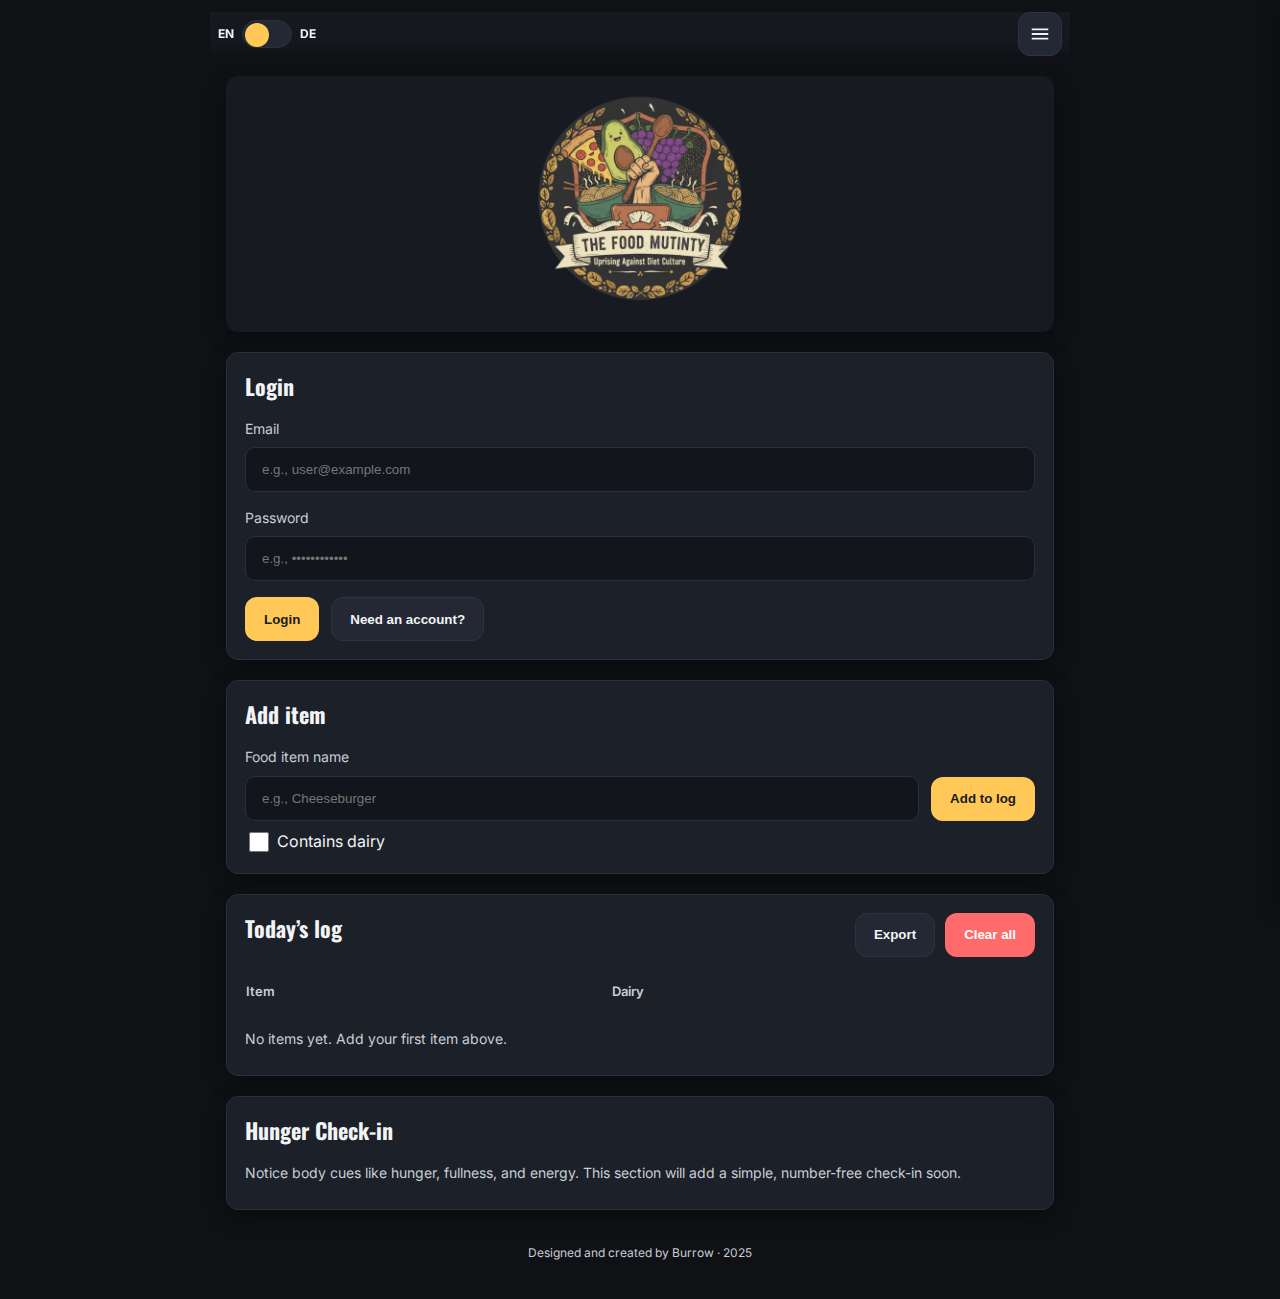
<file: index.html>
<!DOCTYPE html>
<html lang="en">
<head>
  <meta charset="utf-8" />
  <meta name="viewport" content="width=device-width, initial-scale=1, viewport-fit=cover" />
  <title>McFatty's Food Tracker</title>

  <link rel="preconnect" href="https://fonts.googleapis.com">
  <link rel="preconnect" href="https://fonts.gstatic.com" crossorigin>
  <link href="https://fonts.googleapis.com/css2?family=Inter:wght@400;600;700&family=Oswald:wght@600;700&display=swap" rel="stylesheet">

  <link rel="manifest" href="manifest.webmanifest">
  <meta name="theme-color" content="#0f1115">
  <link rel="apple-touch-icon" href="icons/apple-touch-icon-180.png">
  <link rel="preload" href="Logo.png" as="image">

  <style>
    :root{
      --bg-0:#0f1115; --bg-1:#171a21; --card:#1c2028;
      --text-0:#f2f3f5; --text-1:#c9ced6; --border:#2a2f39;
      --primary:#ffc857; --success:#57d2a9; --danger:#ff6b6b; --info:#7aa2ff;
      --sp-4:4px; --sp-8:8px; --sp-12:12px; --sp-16:16px; --sp-20:20px; --sp-24:24px;
      --fs-22:22px; --fs-18:18px; --fs-16:16px; --fs-14:14px; --lh:1.45;
      --r-8:8px; --r-12:12px; --r-16:16px; --shadow-md:0 8px 20px rgba(0,0,0,.35);
      --safe-top: env(safe-area-inset-top, 0px);
    }
    *{box-sizing:border-box}
    html,body{margin:0;height:100%;background:var(--bg-0);color:var(--text-0);font-family:Inter,system-ui,Segoe UI,Roboto,Arial,sans-serif;line-height:var(--lh)}
    .container{max-width:860px;margin:0 auto;padding:var(--sp-12) var(--sp-16) var(--sp-24)}
    .stack-16 > *+*{margin-top:var(--sp-16)}
    .stack-20 > *+*{margin-top:var(--sp-20)}

    /* Top bar */
    .utility-bar{position:sticky;top:0;z-index:300;padding:calc(var(--sp-8)+var(--safe-top)) var(--sp-8) var(--sp-8);
      margin:0 calc(-1*var(--sp-16)) var(--sp-12);
      background:linear-gradient(180deg,rgba(23,26,33,.95),rgba(23,26,33,.75) 70%,rgba(23,26,33,0));
      backdrop-filter:blur(4px)}
    .utility-row{display:flex;align-items:center;justify-content:space-between;gap:12px;padding:0 var(--sp-8)}
    .icon-btn{display:inline-flex;align-items:center;justify-content:center;width:44px;height:44px;border-radius:12px;border:1px solid #2d3441;background:#232834;color:var(--text-0);cursor:pointer;transition:.15s}
    .icon-btn:active{transform:scale(.98)}
    .icon{width:22px;height:22px;display:block}

    /* Lang toggle */
    .lang-toggle{display:inline-flex;align-items:center;gap:var(--sp-8);user-select:none}
    .lang-toggle span{font-size:12px;font-weight:700}
    .switch{position:relative;width:50px;height:28px;background:#232834;border-radius:14px;border:1px solid var(--border);box-shadow:var(--shadow-md) inset 0 0 4px rgba(0,0,0,.3);transition:.25s}
    .switch::after{content:"";position:absolute;top:2px;left:2px;width:24px;height:24px;background:var(--primary);border-radius:50%;transition:.25s}
    .switch.active{background:#3b3f4a}
    .switch.active::after{left:24px}

    /* Buttons */
    .btn{padding:12px 18px;border-radius:var(--r-12);font-weight:700;cursor:pointer;min-height:44px;transition:.15s;border:1px solid transparent;display:inline-flex;align-items:center;justify-content:center}
    .btn:active{transform:scale(.98)}
    .btn[disabled]{opacity:.5;pointer-events:none}
    .btn-primary{background:var(--primary);color:#1b1b1b}
    .btn-secondary{background:#232834;color:var(--text-0);border-color:#2d3441}
    .btn-danger{background:var(--danger);color:#fff}
    .btn-danger:hover{background:#e25555}
    .btn:focus,.input:focus,.switch:focus-visible,.icon-btn:focus{outline:none;box-shadow:0 0 0 3px rgba(255,200,87,.35)}

    /* Install button hidden unless prompted */
    #pwa-install{padding:12px 16px;font-size:14px;line-height:1;white-space:nowrap;max-width:100%;display:none}
    @media (max-width:620px){.utility-row{flex-wrap:wrap;gap:12px}#pwa-install{width:100%}}

    /* Logo (2/3 size) */
    .hero-logo{background:var(--bg-1);border-radius:var(--r-12);box-shadow:var(--shadow-md);padding:var(--sp-8)}
    .hero-logo img{width:100%;max-width:320px;display:block;margin:0 auto}

    /* Sections */
    .section{background:var(--card);border:1px solid var(--border);border-radius:var(--r-12);box-shadow:var(--shadow-md);padding:18px}
    .section h2{font-family:Oswald,sans-serif;font-weight:700;font-size:var(--fs-22);margin:0 0 var(--sp-12)}
    .section-head{display:flex;justify-content:space-between;align-items:center}
    .actions{display:flex;gap:10px;flex-wrap:wrap}
    .label{font-size:var(--fs-14);color:var(--text-1);margin-bottom:var(--sp-8);display:block}
    .input{width:100%;background:#12151b;color:var(--text-0);border:1px solid var(--border);border-radius:10px;padding:14px 16px}
    .checkbox{width:20px;height:20px;cursor:pointer;margin-right:var(--sp-8)}
    .controls{display:flex;flex-wrap:wrap;gap:var(--sp-12);align-items:flex-end}
    .controls .grow{flex:1 1 260px}

    /* Table */
    .table{width:100%;border-collapse:separate;border-spacing:0 var(--sp-8)}
    .table thead th{color:var(--text-1);font-size:13px;font-weight:600;text-align:left;padding-bottom:4px}
    .table tbody tr{background:#141821;border:1px solid var(--border);border-radius:var(--r-8)}
    .table tbody td{padding:10px}
    .row-actions{text-align:right}
    .pill{padding:4px 8px;border-radius:999px;font-size:12px;font-weight:700}
    .pill-yes{background:rgba(87,210,169,.18);color:#a6efd9}
    .pill-no{background:rgba(255,107,107,.18);color:#ffc1c1}

    .footer{color:var(--text-1);font-size:12px;text-align:center;padding:14px 0}

    /* Modal */
    .modal-backdrop{position:fixed;inset:0;background:rgba(0,0,0,.65);display:none;align-items:center;justify-content:center;z-index:500}
    .modal{background:var(--card);padding:20px;border-radius:var(--r-12);text-align:center;max-width:360px;width:90%}
    .modal h3{margin:0 0 10px;font-family:Oswald,sans-serif;font-size:20px}
    .modal p{margin:0 0 16px;color:var(--text-1)}
    .modal-actions{display:flex;gap:10px;justify-content:center}

    /* Toast (centered) */
    .install-banner{position:fixed;top:50%;left:50%;transform:translate(-50%,-50%) scale(.96);opacity:0;background:var(--card);color:var(--text-0);padding:16px 22px;border:1px solid var(--border);border-radius:var(--r-16);box-shadow:var(--shadow-md);font-weight:700;font-size:14px;display:none;z-index:550;transition:opacity .2s ease,transform .2s ease}
    .install-banner.show{display:block;opacity:1;transform:translate(-50%,-50%) scale(1)}

    /* Sidebar (right) */
    .scrim{position:fixed;inset:0;background:rgba(0,0,0,.55);display:none;z-index:450}
    .scrim.show{display:block}
    .sidebar{position:fixed;top:0;right:0;height:100%;width:300px;max-width:85%;background:var(--card);border-left:1px solid var(--border);box-shadow:var(--shadow-md);transform:translateX(100%);transition:transform .22s ease-out;z-index:600;display:flex;flex-direction:column}
    .sidebar.open{transform:translateX(0)}
    .sb-head{display:flex;align-items:center;justify-content:space-between;padding:14px 14px;border-bottom:1px solid var(--border)}
    .sb-title{font-family:Oswald,sans-serif;font-size:18px;margin:0}
    .sb-section-title{padding:12px 14px;color:var(--text-1);font-size:12px;text-transform:uppercase;letter-spacing:.05em}
    .sb-list{list-style:none;margin:0;padding:0}
    .sb-item-btn{width:100%;text-align:left;padding:12px 14px;background:none;color:var(--text-0);border:none;border-top:1px solid rgba(255,255,255,.02);cursor:pointer;display:flex;align-items:center;gap:10px}
    .sb-item-btn:focus{outline:none;box-shadow:inset 0 0 0 2px rgba(255,200,87,.35)}
    .sb-item-btn:hover{background:#161a22}
    .sb-item-icon{width:18px;height:18px;opacity:.9}
    .sr-only{position:absolute;width:1px;height:1px;padding:0;margin:-1px;overflow:hidden;clip:rect(0,0,0,0);white-space:nowrap;border:0}

    @media (prefers-reduced-motion:reduce){.install-banner,.sidebar{transition:none}.btn:active{transform:none}}
    
    /* Desktop-specific adjustments for logo size */
    @media (min-width: 680px) {
      .hero-logo img {
        max-width: 240px;
      }
    }
  </style>
</head>
<body>
  <div id="scrim" class="scrim" tabindex="-1" aria-hidden="true"></div>
  <aside id="sidebar" class="sidebar" aria-hidden="true" aria-labelledby="menu-title" role="dialog">
    <div class="sb-head">
      <h3 id="menu-title" class="sb-title" data-i18n="menuTitle">Menu</h3>
      <button id="menu-close" class="icon-btn" aria-label="Close menu">
        <svg class="icon" viewBox="0 0 24 24" aria-hidden="true"><path fill="currentColor" d="M18.3 5.7L12 12l6.3 6.3-1.3 1.3L10.7 13.3 4.4 19.6 3.1 18.3 9.4 12 3.1 5.7 4.4 4.4l6.3 6.3 6.3-6.3z"/></svg>
      </button>
    </div>
    <div>
      <div class="sb-section-title" data-i18n="corePractices">Core Practices</div>
      <ul class="sb-list">
        <li><button class="sb-item-btn" data-action="newEntry"><svg class="sb-item-icon" viewBox="0 0 24 24"><path fill="currentColor" d="M19 11H13V5h-2v6H5v2h6v6h2v-6h6z"/></svg><span data-i18n="newJournal">New Journal Entry</span></button></li>
        <li><button class="sb-item-btn" data-action="photoJournal"><svg class="sb-item-icon" viewBox="0 0 24 24"><path fill="currentColor" d="M21 5h-3.2l-1.2-2H7.4L6.2 5H3v14h18V5zm-9 12a5 5 0 110-10 5 5 0 010 10z"/></svg><span data-i18n="photoJournal">Photo Journal</span></button></li>
        <li><button class="sb-item-btn" data-action="hungerCheck"><svg class="sb-item-icon" viewBox="0 0 24 24"><path fill="currentColor" d="M12 2a7 7 0 00-7 7c0 5.25 7 13 7 13s7-7.75 7-13a7 7 0 00-7-7zm0 9.5a2.5 2.5 0 110-5 2.5 2.5 0 010 5z"/></svg><span data-i18n="hunger">Hunger Check-in</span></button></li>
      </ul>
      <div class="sb-section-title" data-i18n="reflectGrow">Reflection & Growth</div>
      <ul class="sb-list">
        <li><button class="sb-item-btn" data-action="myJournal"><svg class="sb-item-icon" viewBox="0 0 24 24"><path fill="currentColor" d="M6 2h11a2 2 0 012 2v16a2 2 0 01-2 2H6a3 3 0 010-6h11v-2H6a3 3 0 010-6h11V4H6a3 3 0 010-2z"/></svg><span data-i18n="myJournal">My Journal</span></button></li>
        <li><button class="sb-item-btn" data-action="intentions"><svg class="sb-item-icon" viewBox="0 0 24 24"><path fill="currentColor" d="M12 2l3 7h7l-5.5 4.5L18 21l-6-3.5L6 21l1.5-7.5L2 9h7z"/></svg><span data-i18n="intentions">My Intentions</span></button></li>
      </ul>
      <div class="sb-section-title" data-i18n="settings">Application Settings</div>
      <ul class="sb-list">
        <li><button class="sb-item-btn" data-action="reminders"><svg class="sb-item-icon" viewBox="0 0 24 24"><path fill="currentColor" d="M12 22a2 2 0 002-2H10a2 2 0 002 2zm6-6V11a6 6 0 10-12 0v5L4 18v1h16v-1l-2-2z"/></svg><span data-i18n="reminders">Reminders</span></button></li>
        <li><button class="sb-item-btn" data-action="theme"><svg class="sb-item-icon" viewBox="0 0 24 24"><path fill="currentColor" d="M6.76 4.84l-1.8-1.79L3.17 4.84l1.79 1.79 1.8-1.79zm10.48 0l1.79-1.79 1.79 1.79-1.79 1.79-1.79-1.79zM12 4a8 8 0 100 16 8 8 0 000-16zm0-4h-1v3h2V0h-1zm0 21h-1v3h2v-3h-1z"/></svg><span data-i18n="theme">Theme</span></button></li>
        <li><button class="sb-item-btn" data-action="account"><svg class="sb-item-icon" viewBox="0 0 24 24"><path fill="currentColor" d="M12 12a5 5 0 100-10 5 5 0 000 10zm0 2c-4 0-8 2-8 6v2h16v-2c0-4-4-6-8-6z"/></svg><span data-i18n="account">Account</span></button></li>
      </ul>
    </div>
  </aside>

  <div id="install-banner" class="install-banner" role="status" aria-live="polite">✅ Installed</div>

  <div class="container stack-20">
    <div class="utility-bar" role="region" aria-label="App controls">
      <div class="utility-row">
        <div id="lang-toggle" class="lang-toggle" role="button" tabindex="0" aria-label="Toggle language EN/DE">
          <span>EN</span><div id="switch" class="switch" aria-hidden="true"></div><span>DE</span>
        </div>
        <div style="display:flex;align-items:center;gap:12px">
          <button id="pwa-install" class="btn btn-secondary" type="button" aria-label="Install app" data-i18n="installBtn">Install</button>
          <button id="menu-open" class="icon-btn" aria-label="Open menu">
            <svg class="icon" viewBox="0 0 24 24" aria-hidden="true"><path fill="currentColor" d="M3 6h18v2H3V6zm0 5h18v2H3v-2zm0 5h18v2H3v-2z"/></svg>
          </button>
        </div>
      </div>
    </div>

    <header class="hero-logo"><img src="Logo.png" alt="McFatty's Food Tracker logo"></header>
    <section id="auth-section" class="section stack-16">
      <h2 id="auth-title">Login</h2>
      <div class="controls">
          <div class="grow">
              <label for="auth-email" class="label">Email</label>
              <input id="auth-email" class="input" type="email" placeholder="e.g., user@example.com" autocomplete="email">
          </div>
      </div>
      <div class="controls" style="margin-top: 16px;">
          <div class="grow">
              <label for="auth-password" class="label">Password</label>
              <input id="auth-password" class="input" type="password" placeholder="e.g., ••••••••••••" autocomplete="current-password">
          </div>
      </div>
      <div id="auth-extra-fields"></div>
      <div class="controls" style="margin-top: 16px;">
          <button id="auth-submit" class="btn btn-primary" type="button">Login</button>
          <button id="auth-toggle" class="btn btn-secondary" type="button">Need an account?</button>
      </div>
  </section>
    <section class="section stack-16" aria-labelledby="addItem">
      <h2 id="addItem" data-i18n="addTitle">Add item</h2>
      <div class="controls">
        <div class="grow">
          <label for="food-name" class="label" data-i18n="foodLabel">Food item name</label>
          <input id="food-name" class="input" type="text" placeholder="e.g., Cheeseburger" autocomplete="off" aria-describedby="name-help">
        </div>
        <button id="add-button" class="btn btn-primary" type="button" data-i18n="addBtn">Add to log</button>
      </div>
      <div id="name-help" class="label" style="display:none"></div>
      <label style="display:flex;align-items:center;margin-top:var(--sp-8);">
        <input id="contains-dairy" type="checkbox" class="checkbox" aria-label="Contains dairy">
        <span data-i18n="dairyLabel">Contains dairy</span>
      </label>
    </section>

    <section class="section stack-16" aria-labelledby="todaysLog">
      <div class="section-head">
        <h2 id="todaysLog" data-i18n="logTitle">Today’s log</h2>
        <div class="actions">
          <button id="export-button" class="btn btn-secondary" type="button" data-i18n="exportBtn">Export</button>
          <button id="clear-all" class="btn btn-danger" type="button" data-i18n="clearAllBtn">Clear all</button>
        </div>
      </div>
      <table class="table" aria-describedby="todaysLog">
        <thead><tr><th data-i18n="thItem">Item</th><th data-i18n="thDairy">Dairy</th><th></th></tr></thead>
        <tbody id="log-body"></tbody>
      </table>
      <div id="empty-state" class="label" style="display:none" data-i18n="emptyState">No items yet. Add your first item above.</div>
    </section>

    <section class="section stack-16" id="hunger-section" aria-labelledby="hungerTitle">
      <h2 id="hungerTitle" data-i18n="hungerTitle">Hunger Check-in</h2>
      <p class="label" data-i18n="hungerDesc">Notice body cues like hunger, fullness, and energy. This section will add a simple, number-free check-in soon.</p>
    </section>

    <footer class="footer" data-i18n="footerText">Designed and created by Burrow · 2025</footer>
  </div>

  <div class="modal-backdrop" id="confirm-modal" role="dialog" aria-modal="true" aria-labelledby="confirm-title" aria-describedby="confirm-desc">
    <div class="modal">
      <h3 id="confirm-title" data-i18n="modalTitle">Clear all logs?</h3>
      <p id="confirm-desc" data-i18n="modalDesc">Are you sure you want to clear today’s log? This cannot be undone.</p>
      <div class="modal-actions">
        <button id="cancel-clear" class="btn btn-secondary" data-i18n="cancelBtn">Cancel</button>
        <button id="confirm-clear" class="btn btn-danger" data-i18n="confirmClearBtn">Yes, clear</button>
      </div>
    </div>
  </div>

  <script>
    // --- constants/els
    const STORAGE_KEY='mcFattys.items.v2';
    const LANG_KEY='mcFattys.lang.v1';

    const nameInput=document.getElementById('food-name');
    const dairyCheckbox=document.getElementById('contains-dairy');
    const addBtn=document.getElementById('add-button');
    const exportBtn=document.getElementById('export-button');
    const clearBtn=document.getElementById('clear-all');
    const tbody=document.getElementById('log-body');
    const emptyState=document.getElementById('empty-state');
    const modal=document.getElementById('confirm-modal');
    const cancelClear=document.getElementById('cancel-clear');
    const confirmClear=document.getElementById('confirm-clear');
    const langToggle=document.getElementById('lang-toggle');
    const switchEl=document.getElementById('switch');
    const installBtn=document.getElementById('pwa-install');
    const toastEl=document.getElementById('install-banner');
    const scrim=document.getElementById('scrim');
    const sidebar=document.getElementById('sidebar');
    const menuOpen=document.getElementById('menu-open');
    const menuClose=document.getElementById('menu-close');
    const authSection = document.getElementById('auth-section');
    const authTitle = document.getElementById('auth-title');
    const authEmail = document.getElementById('auth-email');
    const authPassword = document.getElementById('auth-password');
    const authExtraFields = document.getElementById('auth-extra-fields');
    const authSubmit = document.getElementById('auth-submit');
    const authToggle = document.getElementById('auth-toggle');

    let deferredPrompt=null;
    const state={items:[]};
    let lang='en';
    let isLogin = true;

    // --- toast
    function showToast(message, duration=2000){
      if(!toastEl) return;
      toastEl.textContent=message;
      toastEl.classList.add('show');
      toastEl.style.display='block';
      clearTimeout(toastEl._hideT);
      toastEl._hideT=setTimeout(()=>{
        toastEl.classList.remove('show');
        setTimeout(()=>{ toastEl.style.display='none'; },200);
      },duration);
    }

    // --- i18n
    const i18n={
      en:{menuTitle:"Menu",corePractices:"Core Practices",newJournal:"New Journal Entry",photoJournal:"Photo Journal",hunger:"Hunger Check-in",
          reflectGrow:"Reflection & Growth",myJournal:"My Journal",intentions:"My Intentions",settings:"Application Settings",
          reminders:"Reminders",theme:"Theme",account:"Account",
          installBtn:"Install",addTitle:"Add item",foodLabel:"Food item name",addBtn:"Add to log",dairyLabel:"Contains dairy",
          logTitle:"Today’s log",exportBtn:"Export",clearAllBtn:"Clear all",thItem:"Item",thDairy:"Dairy",pillYes:"Yes",pillNo:"No",
          modalTitle:"Clear all logs?",modalDesc:"Are you sure you want to clear today’s log? This cannot be undone.",
          cancelBtn:"Cancel",confirmClearBtn:"Yes, clear",emptyState:"No items yet. Add your first item above.",
          footerText:"Designed and created by Burrow · 2025",toastAdded:"✅ Added",toastRemoved:"🗑️ Removed",toastExported:"📄 Exported",
          toastInstalledTray:"✅ Installed to app tray",toastInstalled:"✅ App installed",helperEmpty:"Enter a name",
          toastSoon:"Coming soon",hungerTitle:"Hunger Check-in",
          hungerDesc:"Notice body cues like hunger, fullness, and energy. This section will add a simple, number-free check-in soon."
      },
      de:{menuTitle:"Menü",corePractices:"Kernpraktiken",newJournal:"Neuer Journaleintrag",photoJournal:"Foto-Journal",hunger:"Hunger Check-in",
          reflectGrow:"Reflexion & Wachstum",myJournal:"Mein Journal",intentions:"Meine Intentionen",settings:"App-Einstellungen",
          reminders:"Erinnerungen",theme:"Design",account:"Konto",
          installBtn:"Installieren",addTitle:"Eintrag hinzufügen",foodLabel:"Name des Lebensmittels",addBtn:"Zur Liste hinzufügen",dairyLabel:"Enthält Milchprodukte",
          logTitle:"Heutiges Protokoll",exportBtn:"Exportieren",clearAllBtn:"Alles löschen",thItem:"Artikel",thDairy:"Milchprodukte",pillYes:"Ja",pillNo:"Nein",
          modalTitle:"Alle Einträge löschen?",modalDesc:"Möchtest du das heutige Protokoll wirklich löschen? Diese Aktion kann nicht rückgängig gemacht werden.",
          cancelBtn:"Abbrechen",confirmClearBtn:"Ja, löschen",emptyState:"Noch keine Einträge. Füge oben deinen ersten hinzu.",
          footerText:"Entworfen und erstellt von Burrow · 2025",toastAdded:"✅ Hinzugefügt",toastRemoved:"🗑️ Entfernt",toastExported:"📄 Exportiert",
          toastInstalledTray:"✅ In der App-Übersicht installiert",toastInstalled:"✅ App installiert",helperEmpty:"Bitte einen Namen eingeben",
          toastSoon:"Bald verfügbar",hungerTitle:"Hunger Check-in",
          hungerDesc:"Achte auf Körpersignale wie Hunger, Sättigung und Energie. Bald kommt hier ein einfaches Check-in ganz ohne Zahlen."
      }
    };

    // --- storage / lang
    function loadItems(){ try{ state.items=JSON.parse(localStorage.getItem(STORAGE_KEY))||[] }catch{ state.items=[]; } }
    function saveItems(){ try{ localStorage.setItem(STORAGE_KEY, JSON.stringify(state.items)); }catch{} }
    function loadLang(){ try{ lang=localStorage.getItem(LANG_KEY)||'en'; }catch{ lang='en'; } document.documentElement.lang=lang; }
    function saveLang(){ try{ localStorage.setItem(LANG_KEY,lang); }catch{} document.documentElement.lang=lang; }

    function applyI18n(){
      const t=i18n[lang]||i18n.en;
      document.querySelectorAll('[data-i18n]').forEach(el=>{
        const key=el.getAttribute('data-i18n'); if(t[key]!=null) el.textContent=t[key];
      });
      if(nameInput) nameInput.placeholder = lang==='de'?'z. B. Cheeseburger':'e.g., Cheeseburger';
      if(switchEl) switchEl.classList.toggle('active', lang==='de');
      if(installBtn) installBtn.textContent = t.installBtn;
      render();
    }

    // --- render
    function render(){
      const t=i18n[lang]||i18n.en;
      if(!tbody) return;
      tbody.innerHTML='';
      if(emptyState) emptyState.style.display = state.items.length ? 'none' : 'block';

      state.items.forEach((item,idx)=>{
        const tr=document.createElement('tr');

        const tdName=document.createElement('td'); tdName.textContent=item.name;
        const tdDairy=document.createElement('td');
        const pill=document.createElement('span');
        pill.className='pill ' + (item.dairy?'pill-yes':'pill-no');
        pill.textContent=item.dairy?t.pillYes:t.pillNo;
        tdDairy.appendChild(pill);

        const tdActions=document.createElement('td'); tdActions.className='row-actions';
        const rm=document.createElement('button');
        rm.className='btn btn-danger'; rm.type='button';
        rm.textContent = lang==='de'?'Entfernen':'Remove';
        rm.setAttribute('aria-label', (lang==='de'?'Entfernen ':'Remove ')+item.name);
        rm.addEventListener('click',()=>{
          state.items.splice(idx,1); saveItems(); render(); showToast(t.toastRemoved, 1400);
        });
        tdActions.appendChild(rm);

        tr.appendChild(tdName); tr.appendChild(tdDairy); tr.appendChild(tdActions);
        tbody.appendChild(tr);
      });
    }

    // --- actions
    function addItem(){
      const t=i18n[lang]||i18n.en;
      const name=(nameInput?.value||'').trim();
      if(!name){
        const help=document.getElementById('name-help');
        if(help){ help.style.display='block'; help.textContent=t.helperEmpty; }
        nameInput?.animate?.([{transform:'translateX(0)'},{transform:'translateX(6px)'},{transform:'translateX(0)'}],{duration:150});
        nameInput?.focus?.(); return;
      }
      const help=document.getElementById('name-help'); if(help) help.style.display='none';
      state.items.push({name, dairy:!!dairyCheckbox?.checked}); saveItems(); render();
      if(nameInput){ nameInput.value=''; nameInput.focus(); }
      if(dairyCheckbox) dairyCheckbox.checked=false;
      showToast(t.toastAdded, 1000);
    }

    function exportCSV(){
      const t=i18n[lang]||i18n.en;
      if(!state.items.length) return;
      try{
        const rows=[[t.thItem,t.thDairy], ...state.items.map(i=>[i.name, i.dairy? t.pillYes : t.pillNo])];
        const csv=rows.map(r=>r.map(f=>`"${String(f).replace(/"/g,'""')}"`).join(',')).join('\n');
        const blob=new Blob([csv],{type:'text/csv;charset=utf-8;'});
        const url=URL.createObjectURL(blob);
        const a=document.createElement('a'); a.href=url; a.download='mcFattys-log.csv';
        document.body.appendChild(a); a.click(); a.remove(); URL.revokeObjectURL(url);
        state.items.length=0; saveItems(); render(); showToast(t.toastExported, 1400);
      }catch{ showToast('⚠️ Export failed', 1600); }
    }

    // --- modal
    function openModal(){ if(modal) modal.style.display='flex'; }
    function closeModal(){ if(modal) modal.style.display='none'; }
    function clearAllNow(){ state.items.length=0; saveItems(); render(); }

    // --- sidebar
    function openSidebar(){
      sidebar?.classList.add('open'); sidebar?.setAttribute('aria-hidden','false');
      scrim?.classList.add('show'); scrim?.setAttribute('aria-hidden','false');
      const firstBtn=sidebar?.querySelector('.sb-item-btn'); firstBtn?.focus();
      document.addEventListener('keydown', escHandler);
      document.addEventListener('focus', focusTrap, true);
    }
    function closeSidebar(){
      sidebar?.classList.remove('open'); sidebar?.setAttribute('aria-hidden','true');
      scrim?.classList.remove('show'); scrim?.setAttribute('aria-hidden','true');
      menuOpen?.focus();
      document.removeEventListener('keydown', escHandler);
      document.removeEventListener('focus', focusTrap, true);
    }
    function escHandler(e){ if(e.key==='Escape') closeSidebar(); }
    function focusTrap(e){
      if(!sidebar?.classList.contains('open')) return;
      if(!sidebar.contains(e.target)){ e.stopPropagation(); sidebar.querySelector('.sb-item-btn')?.focus(); }
    }
    function scrollToId(id){ const el=document.getElementById(id); if(el){ el.scrollIntoView({behavior:'smooth',block:'start'}); } }
    function handleMenuAction(action){
      const t=i18n[lang]||i18n.en;
      switch(action){
        case 'newEntry': scrollToId('addItem'); break;
        case 'hungerCheck': scrollToId('hungerTitle'); break;
        default: showToast(t.toastSoon, 1200); break;
      }
      closeSidebar();
    }
    function toggleAuthForm() {
      isLogin = !isLogin;
      authTitle.textContent = isLogin ? 'Login' : 'Sign Up';
      authSubmit.textContent = isLogin ? 'Login' : 'Sign Up';
      authToggle.textContent = isLogin ? 'Need an account?' : 'Have an account?';
      authExtraFields.innerHTML = '';

      if (!isLogin) {
          authExtraFields.innerHTML = `
              <div class="controls" style="margin-top: 16px;">
                  <div class="grow">
                      <label for="auth-username" class="label">Username</label>
                      <input id="auth-username" class="input" type="text" placeholder="e.g., McFatty" autocomplete="username">
                  </div>
              </div>
              <div class="controls" style="margin-top: 16px;">
                  <div class="grow">
                      <label for="auth-re-password" class="label">Re-type Password</label>
                      <input id="auth-re-password" class="input" type="password" placeholder="e.g., ••••••••••••" autocomplete="new-password">
                  </div>
              </div>
          `;
      }
    }
    // --- bindings
    addBtn?.addEventListener('click', addItem);
    nameInput?.addEventListener('keydown', e=>{ if(e.key==='Enter') addItem(); });
    exportBtn?.addEventListener('click', exportCSV);
    clearBtn?.addEventListener('click', openModal);
    cancelClear?.addEventListener('click', closeModal);
    confirmClear?.addEventListener('click', ()=>{ clearAllNow(); closeModal(); });
    langToggle?.addEventListener('click', ()=>{ lang = (lang==='en') ? 'de' : 'en'; saveLang(); applyI18n(); });
    langToggle?.addEventListener('keydown', e=>{ if(e.key==='Enter' || e.key===' '){ e.preventDefault(); langToggle.click(); } });
    menuOpen?.addEventListener('click', openSidebar);
    menuClose?.addEventListener('click', closeSidebar);
    scrim?.addEventListener('click', closeSidebar);
    sidebar?.addEventListener('click', e=>{
      const btn=e.target.closest('.sb-item-btn'); if(btn){ handleMenuAction(btn.getAttribute('data-action')); }
    });
    authToggle.addEventListener('click', toggleAuthForm);
    // --- PWA
    if('serviceWorker' in navigator){ navigator.serviceWorker.register('service-worker.js').catch(()=>{}); }
    window.addEventListener('beforeinstallprompt',(e)=>{
      e.preventDefault(); deferredPrompt=e;
      if(!isStandalone() && installBtn){ installBtn.style.display='inline-flex'; }
    });
    installBtn?.addEventListener('click', async ()=>{
      if(deferredPrompt){
        try{ deferredPrompt.prompt(); await deferredPrompt.userChoice; }catch{}
        deferredPrompt=null; if(installBtn) installBtn.style.display='none';
      }
    });
    window.addEventListener('appinstalled', ()=>{
      const t=i18n[lang]||i18n.en;
      const msg=/Android/i.test(navigator.userAgent)?t.toastInstalledTray:t.toastInstalled;
      showToast(msg, 2200);
      if(installBtn) installBtn.style.display='none';
    });
    function isStandalone(){ return window.matchMedia('(display-mode: standalone)').matches || window.navigator.standalone===true; }

    // --- init
    (function init(){
      loadLang(); loadItems(); applyI18n();
      if(isStandalone() && installBtn){ installBtn.style.display='none'; }
    })();
  </script>
</body>
</html>
</file>
